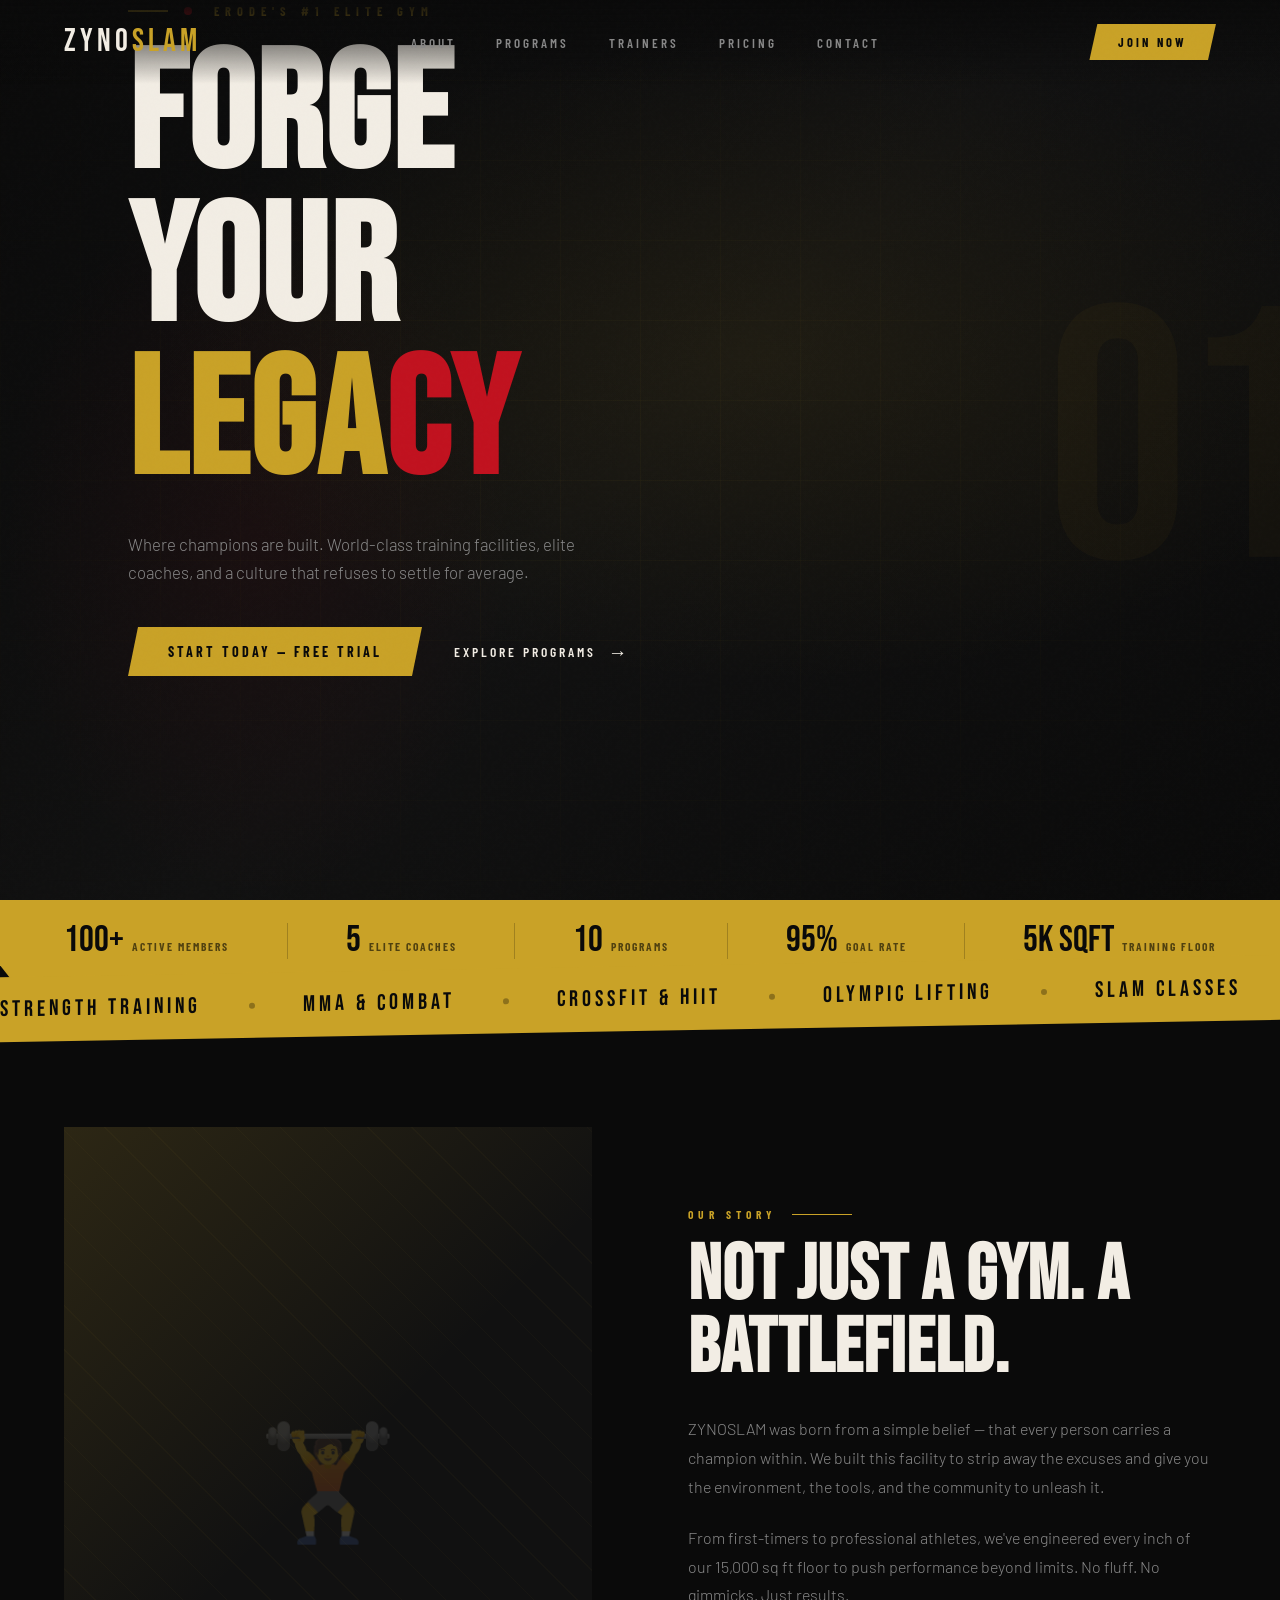
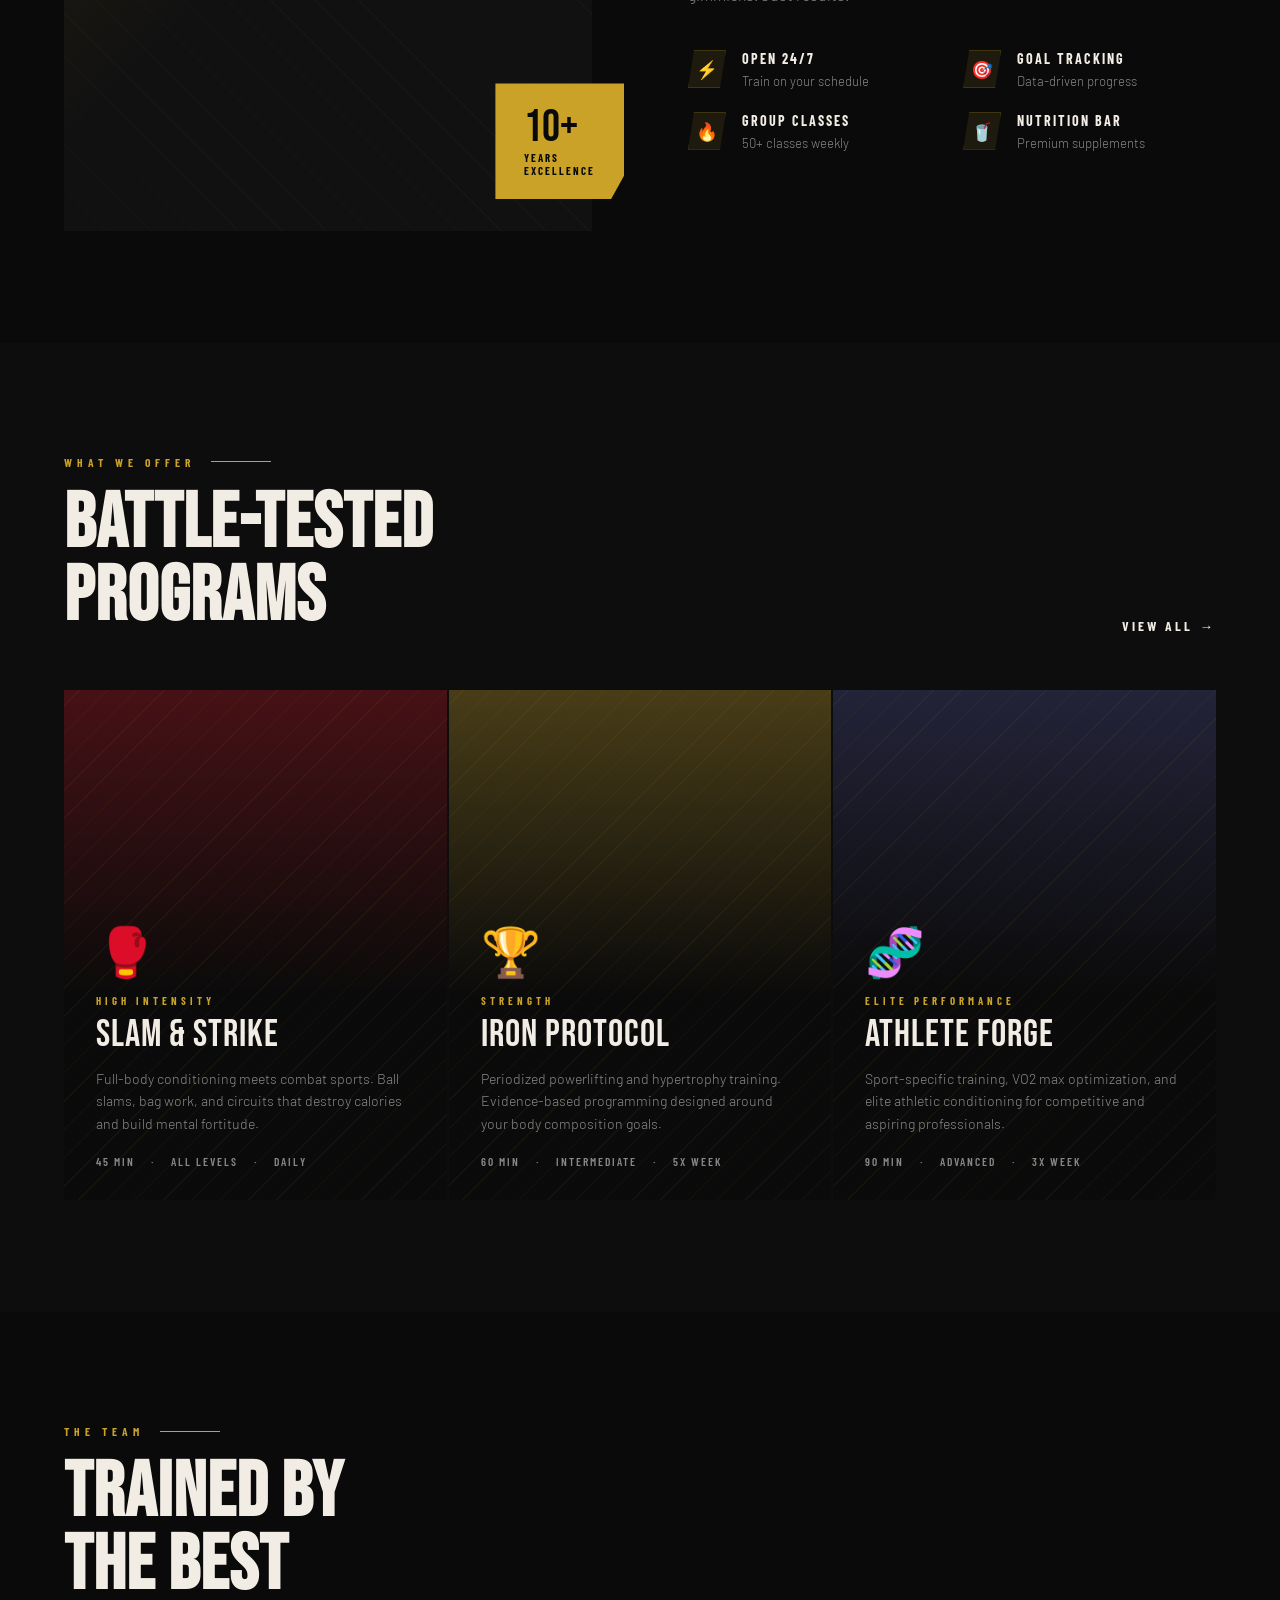
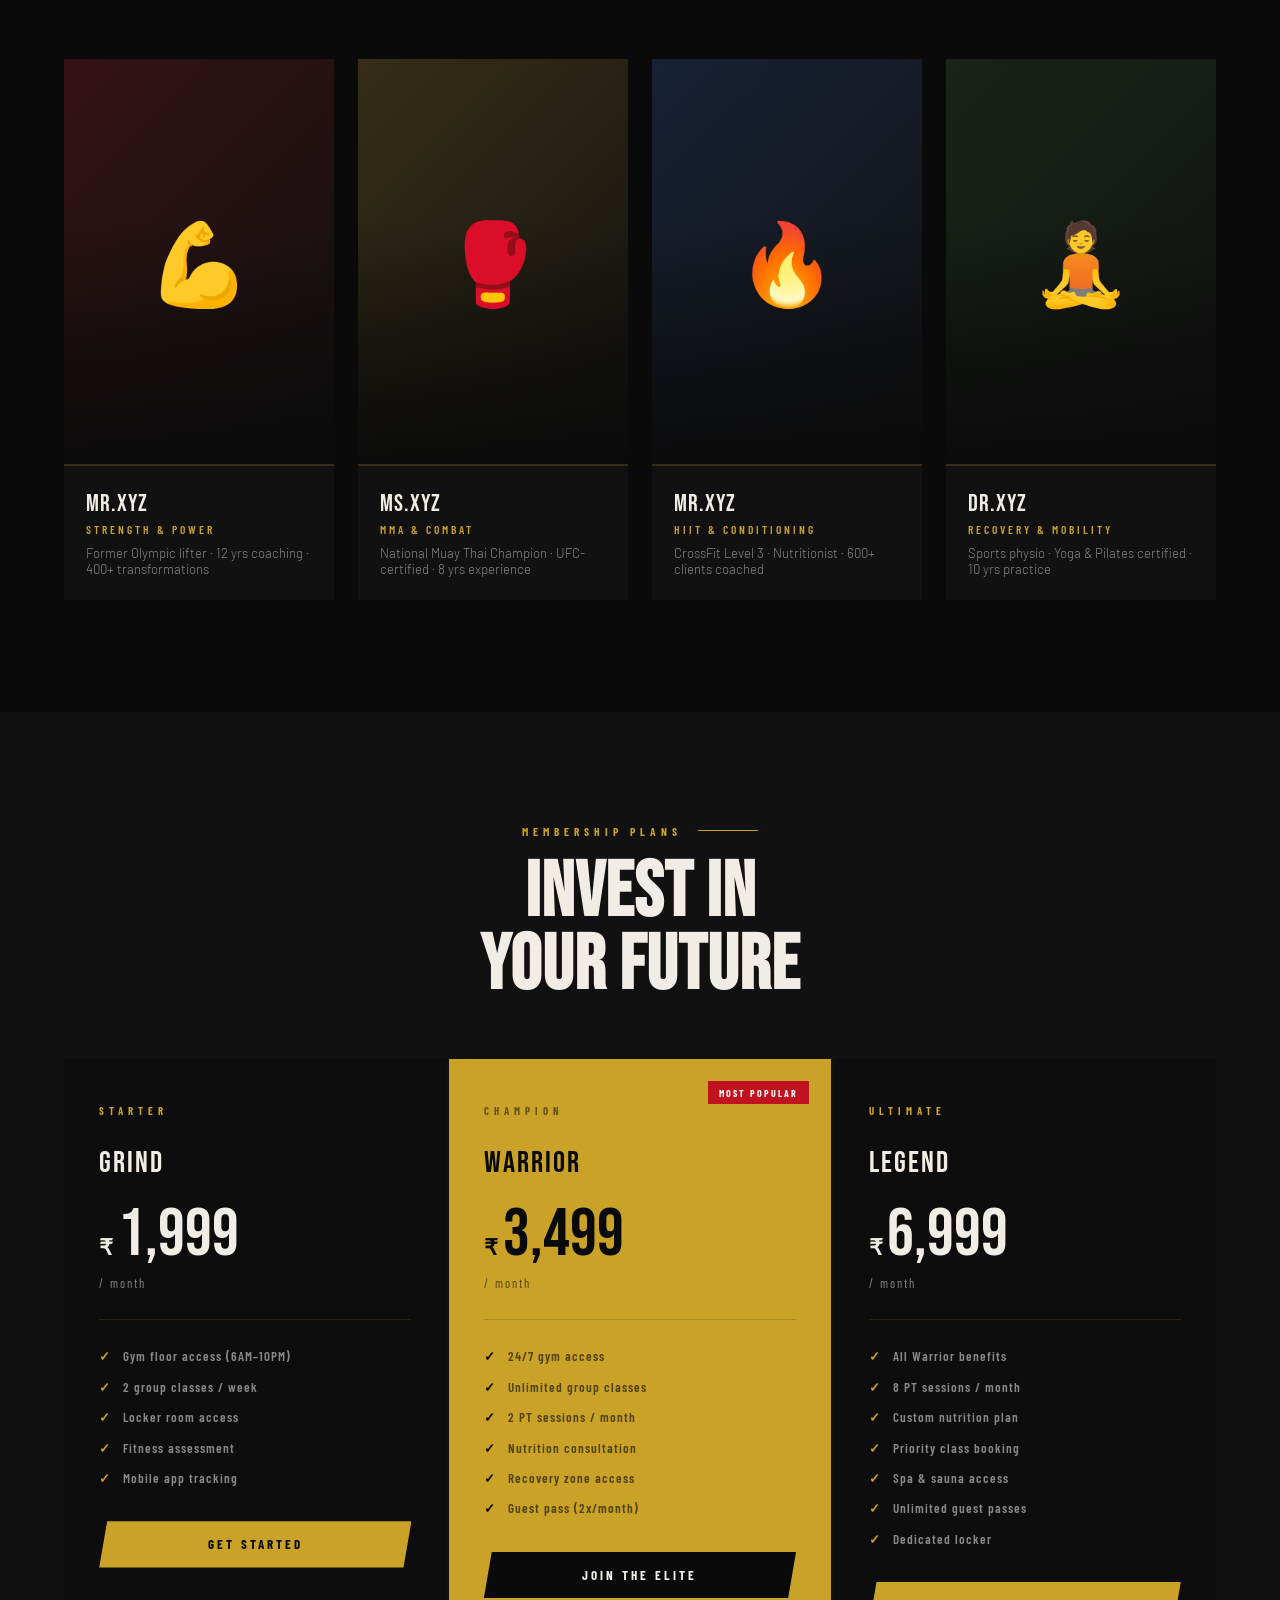
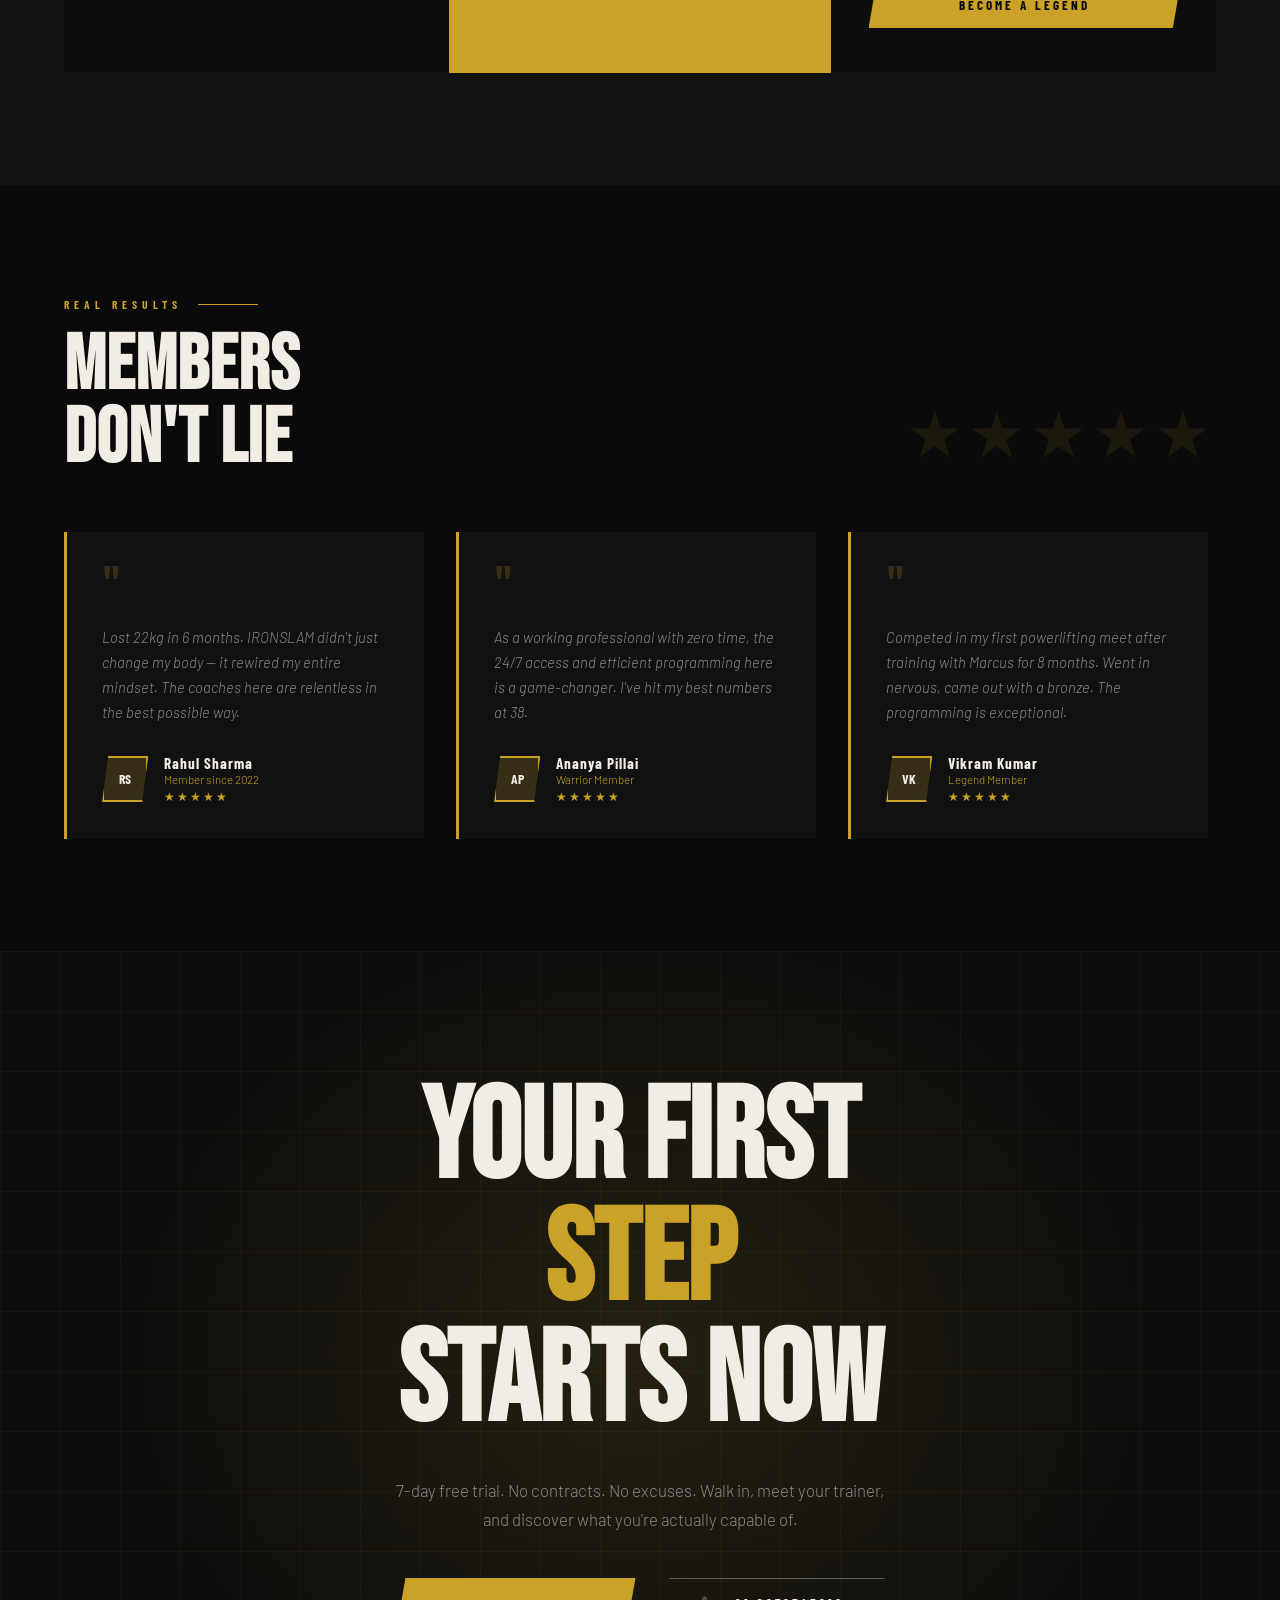
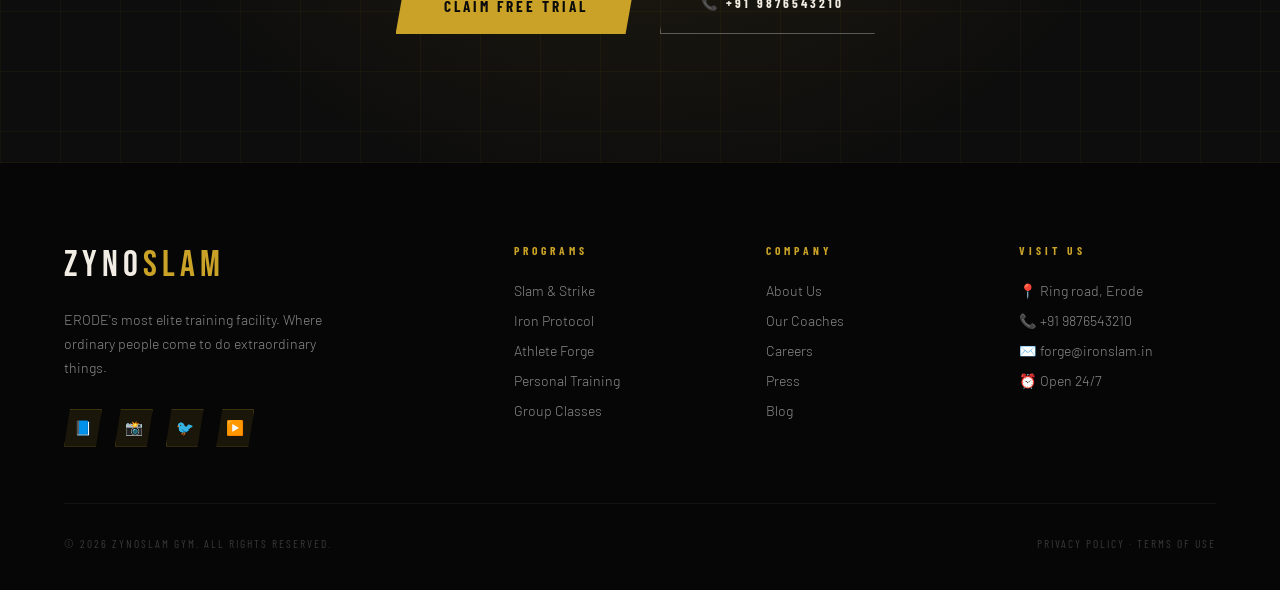
<file: gym.html>
<!DOCTYPE html>
<html lang="en">
<head>
<meta charset="UTF-8">
<meta name="viewport" content="width=device-width, initial-scale=1.0">
<title>zyno — Forge Your Legacy</title>
<link rel="preconnect" href="https://fonts.googleapis.com">
<link href="https://fonts.googleapis.com/css2?family=Bebas+Neue&family=Barlow+Condensed:wght@300;400;600;700;900&family=Barlow:wght@300;400;500&display=swap" rel="stylesheet">
<style>
  :root {
    --black: #0a0a0a;
    --dark: #111111;
    --darker: #0d0d0d;
    --gold: #c9a227;
    --gold-light: #e8bb3a;
    --white: #f2ede4;
    --grey: #888888;
    --red: #c1121f;
  }
  *, *::before, *::after { box-sizing: border-box; margin: 0; padding: 0; }
  html { scroll-behavior: smooth; }
  body { background: var(--black); color: var(--white); font-family: 'Barlow', sans-serif; overflow-x: hidden; }
  body::before {
    content: ''; position: fixed; inset: 0; pointer-events: none; z-index: 9999; opacity: 0.35;
    background-image: url("data:image/svg+xml,%3Csvg viewBox='0 0 256 256' xmlns='http://www.w3.org/2000/svg'%3E%3Cfilter id='n'%3E%3CfeTurbulence type='fractalNoise' baseFrequency='0.9' numOctaves='4' stitchTiles='stitch'/%3E%3C/filter%3E%3Crect width='100%25' height='100%25' filter='url(%23n)' opacity='0.04'/%3E%3C/svg%3E");
  }

  /* ══ NAV ══ */
  nav {
    position: fixed; top: 0; left: 0; right: 0; z-index: 200;
    display: flex; align-items: center; justify-content: space-between;
    padding: 1.4rem 4rem;
    background: linear-gradient(to bottom, rgba(10,10,10,0.97) 0%, transparent 100%);
    transition: background 0.3s, backdrop-filter 0.3s;
  }
  nav.scrolled { background: rgba(10,10,10,0.98); backdrop-filter: blur(12px); }

  .logo { font-family: 'Bebas Neue', sans-serif; font-size: 2rem; letter-spacing: 4px; color: var(--white); text-decoration: none; position: relative; z-index: 201; }
  .logo span { color: var(--gold); }

  .nav-links { display: flex; gap: 2.5rem; list-style: none; }
  .nav-links a { font-family: 'Barlow Condensed', sans-serif; font-size: 0.82rem; font-weight: 600; letter-spacing: 3px; text-transform: uppercase; color: var(--grey); text-decoration: none; transition: color 0.2s; }
  .nav-links a:hover { color: var(--gold); }

  .nav-cta { font-family: 'Barlow Condensed', sans-serif; font-size: 0.78rem; font-weight: 700; letter-spacing: 3px; text-transform: uppercase; color: var(--black); background: var(--gold); padding: 0.7rem 1.8rem; text-decoration: none; transition: background 0.2s; clip-path: polygon(8px 0%,100% 0%,calc(100% - 8px) 100%,0% 100%); }
  .nav-cta:hover { background: var(--gold-light); }

  /* Hamburger */
  .hamburger { display: none; flex-direction: column; gap: 5px; cursor: pointer; background: none; border: none; padding: 4px; z-index: 201; position: relative; }
  .hamburger span { display: block; width: 26px; height: 2px; background: var(--white); transition: transform 0.3s, opacity 0.3s, background 0.3s; transform-origin: center; }
  .hamburger.open span:nth-child(1) { transform: translateY(7px) rotate(45deg); background: var(--gold); }
  .hamburger.open span:nth-child(2) { opacity: 0; }
  .hamburger.open span:nth-child(3) { transform: translateY(-7px) rotate(-45deg); background: var(--gold); }

  /* Mobile overlay menu */
  .mobile-menu {
    display: none; position: fixed; inset: 0; z-index: 199;
    background: rgba(10,10,10,0.99);
    flex-direction: column; align-items: center; justify-content: center;
    gap: 2rem; opacity: 0; pointer-events: none; transition: opacity 0.3s;
  }
  .mobile-menu.open { opacity: 1; pointer-events: all; }
  .mobile-menu a { font-family: 'Bebas Neue', sans-serif; font-size: clamp(2.2rem,8vw,3.2rem); letter-spacing: 4px; color: var(--white); text-decoration: none; transition: color 0.2s; }
  .mobile-menu a:hover { color: var(--gold); }
  .mobile-menu .m-cta { font-family: 'Barlow Condensed', sans-serif !important; font-size: 1rem !important; font-weight: 700; letter-spacing: 3px; text-transform: uppercase; color: var(--black) !important; background: var(--gold); padding: 1rem 3rem; clip-path: polygon(10px 0%,100% 0%,calc(100% - 10px) 100%,0% 100%); margin-top: 1rem; }

  /* ══ HERO ══ */
  .hero { position: relative; height: 100vh; min-height: 600px; display: flex; align-items: flex-end; overflow: hidden; background: var(--black); }
  .hero-bg { position: absolute; inset: 0; background: radial-gradient(ellipse 80% 60% at 60% 40%, rgba(201,162,39,0.08) 0%, transparent 60%), radial-gradient(ellipse 40% 80% at 20% 60%, rgba(193,18,31,0.06) 0%, transparent 50%), linear-gradient(135deg,#0a0a0a 0%,#111 50%,#0a0a0a 100%); }
  .hero-grid { position: absolute; inset: 0; background-image: linear-gradient(rgba(201,162,39,0.04) 1px,transparent 1px), linear-gradient(90deg,rgba(201,162,39,0.04) 1px,transparent 1px); background-size: 80px 80px; mask-image: radial-gradient(ellipse 70% 70% at 50% 50%,black 0%,transparent 100%); }
  .hero-number { position: absolute; top: 50%; right: -2rem; transform: translateY(-50%); font-family: 'Bebas Neue', sans-serif; font-size: clamp(12rem,28vw,40rem); color: rgba(201,162,39,0.04); line-height: 1; user-select: none; letter-spacing: -10px; pointer-events: none; }
  .hero-content { position: relative; z-index: 2; padding: 0 4rem 7rem; max-width: 900px; width: 100%; }
  .hero-eyebrow { font-family: 'Barlow Condensed', sans-serif; font-size: 0.78rem; font-weight: 700; letter-spacing: 6px; text-transform: uppercase; color: var(--gold); margin-bottom: 1.5rem; display: flex; align-items: center; gap: 1rem; animation: fadeUp 0.8s ease forwards; }
  .hero-eyebrow::before { content: ''; display: block; width: 40px; height: 2px; background: var(--gold); }
  .hero-title { font-family: 'Bebas Neue', sans-serif; font-size: clamp(4rem,13vw,11rem); line-height: 0.92; letter-spacing: 2px; color: var(--white); animation: fadeUp 0.8s 0.1s ease both; }
  .hero-title .accent { color: var(--gold); }
  .hero-title .red { color: var(--red); }
  .hero-sub { font-size: 1.05rem; font-weight: 300; color: var(--grey); max-width: 500px; line-height: 1.7; margin-top: 1.8rem; animation: fadeUp 0.8s 0.2s ease both; }
  .hero-actions { display: flex; align-items: center; gap: 2rem; margin-top: 2.5rem; flex-wrap: wrap; animation: fadeUp 0.8s 0.3s ease both; }

  .btn-primary { font-family: 'Barlow Condensed', sans-serif; font-size: 0.88rem; font-weight: 700; letter-spacing: 3px; text-transform: uppercase; color: var(--black); background: var(--gold); padding: 1rem 2.5rem; text-decoration: none; display: inline-block; clip-path: polygon(10px 0%,100% 0%,calc(100% - 10px) 100%,0% 100%); transition: all 0.2s; }
  .btn-primary:hover { background: var(--gold-light); transform: translateY(-2px); }
  .btn-ghost { font-family: 'Barlow Condensed', sans-serif; font-size: 0.85rem; font-weight: 600; letter-spacing: 3px; text-transform: uppercase; color: var(--white); text-decoration: none; display: flex; align-items: center; gap: 0.75rem; transition: color 0.2s; }
  .btn-ghost:hover { color: var(--gold); }
  .btn-ghost::after { content: '→'; font-size: 1.2rem; transition: transform 0.2s; }
  .btn-ghost:hover::after { transform: translateX(4px); }

  .hero-scroll { position: absolute; bottom: 2.5rem; right: 4rem; display: flex; flex-direction: column; align-items: center; gap: 0.5rem; animation: fadeUp 1s 0.5s ease both; }
  .hero-scroll span { font-family: 'Barlow Condensed', sans-serif; font-size: 0.68rem; letter-spacing: 4px; text-transform: uppercase; color: var(--grey); writing-mode: vertical-rl; transform: rotate(180deg); }
  .scroll-line { width: 1px; height: 55px; background: linear-gradient(to bottom, var(--gold), transparent); animation: scrollLine 1.5s ease-in-out infinite; }

  /* ══ STATS BAR ══ */
  .stats-bar { background: var(--gold); padding: 1.4rem 4rem; display: flex; justify-content: space-between; align-items: center; flex-wrap: wrap; gap: 1rem; clip-path: polygon(0 0,100% 0,100% 80%,99% 100%,1% 100%,0 80%); }
  .stat-item { display: flex; align-items: baseline; gap: 0.5rem; }
  .stat-number { font-family: 'Bebas Neue', sans-serif; font-size: 2.3rem; color: var(--black); line-height: 1; }
  .stat-label { font-family: 'Barlow Condensed', sans-serif; font-size: 0.72rem; font-weight: 700; letter-spacing: 2px; text-transform: uppercase; color: rgba(0,0,0,0.6); }
  .stat-divider { width: 1px; height: 36px; background: rgba(0,0,0,0.2); }

  /* ══ MARQUEE ══ */
  .marquee-section { background: var(--gold); padding: 1.2rem 0; overflow: hidden; transform: skewY(-1deg); margin: -1rem 0; }
  .marquee-track { display: flex; gap: 3rem; animation: scrollMarquee 20s linear infinite; width: max-content; }
  .marquee-item { font-family: 'Bebas Neue', sans-serif; font-size: 1.4rem; letter-spacing: 4px; color: var(--black); white-space: nowrap; display: flex; align-items: center; gap: 3rem; }
  .marquee-dot { width: 6px; height: 6px; background: rgba(0,0,0,0.3); border-radius: 50%; }

  /* ══ SECTION BASE ══ */
  section { padding: 7rem 4rem; }
  .section-label { font-family: 'Barlow Condensed', sans-serif; font-size: 0.72rem; font-weight: 700; letter-spacing: 5px; text-transform: uppercase; color: var(--gold); margin-bottom: 1.2rem; display: flex; align-items: center; gap: 1rem; }
  .section-label::after { content: ''; display: block; flex: 1; max-width: 60px; height: 1px; background: var(--gold); }
  .section-title { font-family: 'Bebas Neue', sans-serif; font-size: clamp(2.8rem,6vw,5.5rem); line-height: 0.95; letter-spacing: 1px; }

  /* ══ ABOUT ══ */
  .about { display: grid; grid-template-columns: 1fr 1fr; gap: 6rem; align-items: center; }
  .about-visual { position: relative; aspect-ratio: 3/4; background: var(--dark); }
  .about-visual-inner { position: absolute; inset: 0; background: linear-gradient(135deg,rgba(201,162,39,0.15) 0%,transparent 50%), repeating-linear-gradient(45deg,transparent,transparent 30px,rgba(201,162,39,0.03) 30px,rgba(201,162,39,0.03) 31px); display: flex; align-items: center; justify-content: center; }
  .about-icon { font-size: 7rem; opacity: 0.18; }
  .about-badge { position: absolute; bottom: 2rem; right: -2rem; background: var(--gold); color: var(--black); padding: 1.4rem 1.8rem; clip-path: polygon(0 0,100% 0,100% 80%,90% 100%,0% 100%); }
  .about-badge-num { font-family: 'Bebas Neue', sans-serif; font-size: 2.8rem; line-height: 1; }
  .about-badge-text { font-family: 'Barlow Condensed', sans-serif; font-size: 0.68rem; font-weight: 700; letter-spacing: 2px; text-transform: uppercase; }
  .about-content .section-title { margin-bottom: 1.8rem; }
  .about-content p { color: var(--grey); line-height: 1.8; margin-bottom: 1.4rem; font-weight: 300; font-size: 1rem; }
  .about-features { display: grid; grid-template-columns: 1fr 1fr; gap: 1.4rem; margin-top: 2.5rem; }
  .feature-item { display: flex; gap: 1rem; align-items: flex-start; }
  .feature-icon { width: 38px; height: 38px; background: rgba(201,162,39,0.1); border: 1px solid rgba(201,162,39,0.2); display: flex; align-items: center; justify-content: center; font-size: 1.1rem; flex-shrink: 0; clip-path: polygon(6px 0%,100% 0%,calc(100% - 6px) 100%,0% 100%); }
  .feature-text strong { font-family: 'Barlow Condensed', sans-serif; font-size: 0.88rem; font-weight: 700; letter-spacing: 2px; text-transform: uppercase; display: block; margin-bottom: 0.2rem; }
  .feature-text small { color: var(--grey); font-size: 0.82rem; font-weight: 300; }

  /* ══ PROGRAMS ══ */
  .programs-section { background: var(--darker); }
  .programs-header { display: flex; justify-content: space-between; align-items: flex-end; margin-bottom: 3.5rem; gap: 1rem; flex-wrap: wrap; }
  .programs-grid { display: grid; grid-template-columns: repeat(3,1fr); gap: 2px; }
  .program-card { background: var(--dark); position: relative; overflow: hidden; aspect-ratio: 3/4; cursor: pointer; transition: transform 0.3s; }
  .program-card:hover { transform: scale(1.02); z-index: 2; }
  .program-card-bg { position: absolute; inset: 0; }
  .program-card:nth-child(1) .program-card-bg { background: linear-gradient(180deg,rgba(193,18,31,0.3) 0%,rgba(10,10,10,0.92) 60%); }
  .program-card:nth-child(2) .program-card-bg { background: linear-gradient(180deg,rgba(201,162,39,0.3) 0%,rgba(10,10,10,0.92) 60%); }
  .program-card:nth-child(3) .program-card-bg { background: linear-gradient(180deg,rgba(100,100,200,0.22) 0%,rgba(10,10,10,0.92) 60%); }
  .program-bg-pattern { position: absolute; inset: 0; opacity: 0.06; background: repeating-linear-gradient(-45deg,var(--gold),var(--gold) 1px,transparent 1px,transparent 20px); }
  .program-content { position: absolute; bottom: 0; left: 0; right: 0; padding: 2rem; }
  .program-icon { font-size: 3rem; margin-bottom: 0.8rem; display: block; }
  .program-tag { font-family: 'Barlow Condensed', sans-serif; font-size: 0.68rem; font-weight: 700; letter-spacing: 4px; text-transform: uppercase; color: var(--gold); margin-bottom: 0.6rem; }
  .program-name { font-family: 'Bebas Neue', sans-serif; font-size: 2.4rem; letter-spacing: 1px; line-height: 1; margin-bottom: 0.8rem; }
  .program-desc { font-size: 0.88rem; color: var(--grey); font-weight: 300; line-height: 1.6; margin-bottom: 1.2rem; }
  .program-meta { display: flex; gap: 1rem; font-family: 'Barlow Condensed', sans-serif; font-size: 0.72rem; font-weight: 600; letter-spacing: 2px; text-transform: uppercase; color: var(--grey); flex-wrap: wrap; }

  /* ══ TRAINERS ══ */
  .trainers-grid { display: grid; grid-template-columns: repeat(4,1fr); gap: 1.5rem; margin-top: 3.5rem; }
  .trainer-card { position: relative; overflow: hidden; background: var(--dark); cursor: pointer; }
  .trainer-img { width: 100%; aspect-ratio: 2/3; background: var(--dark); display: flex; align-items: center; justify-content: center; font-size: 5rem; position: relative; overflow: hidden; transition: transform 0.4s; }
  .trainer-card:hover .trainer-img { transform: scale(1.05); }
  .trainer-img-bg { position: absolute; inset: 0; background: linear-gradient(to bottom,transparent 40%,rgba(10,10,10,0.95) 100%); }
  .trainer-bg-color { position: absolute; inset: 0; }
  .trainer-card:nth-child(1) .trainer-bg-color { background: linear-gradient(135deg,rgba(193,18,31,0.2),transparent); }
  .trainer-card:nth-child(2) .trainer-bg-color { background: linear-gradient(135deg,rgba(201,162,39,0.2),transparent); }
  .trainer-card:nth-child(3) .trainer-bg-color { background: linear-gradient(135deg,rgba(50,100,200,0.2),transparent); }
  .trainer-card:nth-child(4) .trainer-bg-color { background: linear-gradient(135deg,rgba(100,200,100,0.1),transparent); }
  .trainer-info { padding: 1.4rem; background: var(--dark); border-top: 2px solid rgba(201,162,39,0.2); transition: border-color 0.3s; }
  .trainer-card:hover .trainer-info { border-color: var(--gold); }
  .trainer-name { font-family: 'Bebas Neue', sans-serif; font-size: 1.5rem; letter-spacing: 1px; }
  .trainer-spec { font-family: 'Barlow Condensed', sans-serif; font-size: 0.72rem; font-weight: 600; letter-spacing: 3px; text-transform: uppercase; color: var(--gold); margin-top: 0.25rem; }
  .trainer-exp { font-size: 0.82rem; color: var(--grey); margin-top: 0.6rem; font-weight: 300; }

  /* ══ PRICING ══ */
  .pricing-section { background: var(--dark); }
  .pricing-grid { display: grid; grid-template-columns: repeat(3,1fr); gap: 2px; margin-top: 3.5rem; }
  .price-card { background: var(--darker); padding: 2.8rem 2.2rem; position: relative; overflow: hidden; transition: transform 0.3s; }
  .price-card:hover { transform: translateY(-8px); }
  .price-card.featured { background: var(--gold); color: var(--black); }
  .price-card.featured .price-period, .price-card.featured .price-feature { color: rgba(0,0,0,0.6); }
  .price-card-label { font-family: 'Barlow Condensed', sans-serif; font-size: 0.68rem; font-weight: 700; letter-spacing: 5px; text-transform: uppercase; color: var(--gold); margin-bottom: 1.8rem; }
  .price-card.featured .price-card-label { color: rgba(0,0,0,0.5); }
  .price-badge { position: absolute; top: 1.4rem; right: 1.4rem; background: var(--red); color: white; font-family: 'Barlow Condensed', sans-serif; font-size: 0.62rem; font-weight: 700; letter-spacing: 2px; text-transform: uppercase; padding: 0.35rem 0.7rem; }
  .price-name { font-family: 'Bebas Neue', sans-serif; font-size: 1.9rem; letter-spacing: 2px; margin-bottom: 1.3rem; }
  .price-amount { display: flex; align-items: baseline; gap: 0.3rem; margin-bottom: 0.4rem; }
  .price-currency { font-family: 'Barlow Condensed', sans-serif; font-size: 1.4rem; font-weight: 700; }
  .price-number { font-family: 'Bebas Neue', sans-serif; font-size: 4.2rem; line-height: 1; }
  .price-period { font-family: 'Barlow Condensed', sans-serif; font-size: 0.78rem; letter-spacing: 2px; color: var(--grey); }
  .price-divider { height: 1px; background: rgba(201,162,39,0.15); margin: 1.8rem 0; }
  .price-card.featured .price-divider { background: rgba(0,0,0,0.15); }
  .price-features { list-style: none; display: flex; flex-direction: column; gap: 0.9rem; margin-bottom: 2.2rem; }
  .price-feature { font-family: 'Barlow Condensed', sans-serif; font-size: 0.82rem; font-weight: 600; letter-spacing: 1px; color: var(--grey); display: flex; align-items: center; gap: 0.75rem; }
  .price-feature::before { content: '✓'; color: var(--gold); font-weight: 700; }
  .price-card.featured .price-feature::before { color: var(--black); }
  .price-cta { display: block; text-align: center; font-family: 'Barlow Condensed', sans-serif; font-size: 0.82rem; font-weight: 700; letter-spacing: 3px; text-transform: uppercase; text-decoration: none; padding: 0.95rem; background: var(--gold); color: var(--black); clip-path: polygon(8px 0%,100% 0%,calc(100% - 8px) 100%,0% 100%); transition: all 0.2s; }
  .price-card.featured .price-cta { background: var(--black); color: var(--white); }
  .price-cta:hover { opacity: 0.9; }

  /* ══ TESTIMONIALS ══ */
  .testimonials { background: var(--black); overflow: hidden; }
  .testimonials-title-row { display: flex; justify-content: space-between; align-items: flex-end; margin-bottom: 3.5rem; gap: 1rem; flex-wrap: wrap; }
  .testimonials-track { display: flex; gap: 2rem; animation: scrollTrack 30s linear infinite; width: max-content; }
  .testimonials-track:hover { animation-play-state: paused; }
  .testimonial-card { width: 360px; background: var(--dark); padding: 2.2rem; border-left: 3px solid var(--gold); flex-shrink: 0; }
  .testimonial-quote { font-size: 3.5rem; color: rgba(201,162,39,0.2); font-family: 'Bebas Neue', sans-serif; line-height: 0.8; margin-bottom: 0.8rem; }
  .testimonial-text { font-size: 0.92rem; line-height: 1.7; color: var(--grey); font-weight: 300; margin-bottom: 1.8rem; font-style: italic; }
  .testimonial-author { display: flex; align-items: center; gap: 1rem; }
  .author-avatar { width: 46px; height: 46px; background: rgba(201,162,39,0.2); border: 2px solid var(--gold); display: flex; align-items: center; justify-content: center; flex-shrink: 0; font-family: 'Barlow Condensed', sans-serif; font-weight: 700; font-size: 0.85rem; clip-path: polygon(6px 0%,100% 0%,calc(100% - 6px) 100%,0% 100%); }
  .author-name { font-family: 'Barlow Condensed', sans-serif; font-weight: 700; font-size: 0.95rem; letter-spacing: 1px; }
  .author-tag { font-size: 0.72rem; color: var(--gold); font-weight: 300; }
  .stars { color: var(--gold); font-size: 0.72rem; letter-spacing: 2px; margin-top: 0.2rem; }

  /* ══ CTA BANNER ══ */
  .cta-banner { position: relative; padding: 8rem 4rem; overflow: hidden; text-align: center; background: var(--darker); }
  .cta-banner-bg { position: absolute; inset: 0; background: radial-gradient(ellipse 60% 80% at 50% 50%,rgba(201,162,39,0.12) 0%,transparent 70%); }
  .cta-banner-grid { position: absolute; inset: 0; background-image: linear-gradient(rgba(201,162,39,0.05) 1px,transparent 1px), linear-gradient(90deg,rgba(201,162,39,0.05) 1px,transparent 1px); background-size: 60px 60px; }
  .cta-title { font-family: 'Bebas Neue', sans-serif; font-size: clamp(3.5rem,10vw,9rem); line-height: 0.95; position: relative; z-index: 2; margin-bottom: 2rem; }
  .cta-title .line2 { color: var(--gold); }
  .cta-sub { font-size: 1.05rem; color: var(--grey); font-weight: 300; max-width: 500px; margin: 0 auto 2.8rem; position: relative; z-index: 2; line-height: 1.7; }
  .cta-actions { display: flex; justify-content: center; gap: 1.5rem; position: relative; z-index: 2; flex-wrap: wrap; }
  .btn-outline { font-family: 'Barlow Condensed', sans-serif; font-size: 0.82rem; font-weight: 700; letter-spacing: 3px; text-transform: uppercase; color: var(--white); border: 1px solid rgba(255,255,255,0.3); padding: 1rem 2.5rem; text-decoration: none; clip-path: polygon(10px 0%,100% 0%,calc(100% - 10px) 100%,0% 100%); transition: all 0.2s; }
  .btn-outline:hover { border-color: var(--white); background: rgba(255,255,255,0.05); }

  /* ══ FOOTER ══ */
  footer { background: #060606; padding: 5rem 4rem 2.5rem; border-top: 1px solid rgba(201,162,39,0.1); }
  .footer-grid { display: grid; grid-template-columns: 2fr 1fr 1fr 1fr; gap: 3.5rem; margin-bottom: 3.5rem; }
  .footer-logo { font-family: 'Bebas Neue', sans-serif; font-size: 2.3rem; letter-spacing: 5px; margin-bottom: 1.3rem; }
  .footer-logo span { color: var(--gold); }
  .footer-tagline { font-size: 0.88rem; color: var(--grey); line-height: 1.7; font-weight: 300; max-width: 280px; }
  .footer-socials { display: flex; gap: 0.8rem; margin-top: 1.8rem; }
  .social-btn { width: 38px; height: 38px; background: rgba(201,162,39,0.1); border: 1px solid rgba(201,162,39,0.2); display: flex; align-items: center; justify-content: center; font-size: 0.9rem; text-decoration: none; transition: all 0.2s; clip-path: polygon(6px 0%,100% 0%,calc(100% - 6px) 100%,0% 100%); }
  .social-btn:hover { background: var(--gold); border-color: var(--gold); }
  .footer-col h4 { font-family: 'Barlow Condensed', sans-serif; font-size: 0.72rem; font-weight: 700; letter-spacing: 4px; text-transform: uppercase; color: var(--gold); margin-bottom: 1.4rem; }
  .footer-links { list-style: none; display: flex; flex-direction: column; gap: 0.7rem; }
  .footer-links a { font-size: 0.88rem; color: var(--grey); text-decoration: none; font-weight: 300; transition: color 0.2s; }
  .footer-links a:hover { color: var(--gold); }
  .footer-bottom { display: flex; justify-content: space-between; align-items: center; padding-top: 2rem; border-top: 1px solid rgba(255,255,255,0.05); font-family: 'Barlow Condensed', sans-serif; font-size: 0.72rem; letter-spacing: 2px; color: rgba(255,255,255,0.2); flex-wrap: wrap; gap: 0.5rem; }

  /* ══ ANIMATIONS ══ */
  @keyframes fadeUp { from { opacity:0; transform:translateY(30px); } to { opacity:1; transform:translateY(0); } }
  @keyframes scrollLine { 0%,100% { opacity:0; transform:scaleY(0); transform-origin:top; } 50% { opacity:1; transform:scaleY(1); } }
  @keyframes scrollTrack { from { transform:translateX(0); } to { transform:translateX(-50%); } }
  @keyframes scrollMarquee { from { transform:translateX(0); } to { transform:translateX(-50%); } }
  @keyframes pulse { 0%,100% { opacity:1; } 50% { opacity:0.4; } }

  .live-dot { display:inline-block; width:8px; height:8px; background:var(--red); border-radius:50%; animation:pulse 1.5s ease-in-out infinite; margin-right:0.4rem; }
  .reveal { opacity:0; transform:translateY(40px); transition:opacity 0.7s ease,transform 0.7s ease; }
  .reveal.visible { opacity:1; transform:translateY(0); }
  .reveal-delay-1 { transition-delay:0.1s; }
  .reveal-delay-2 { transition-delay:0.2s; }
  .reveal-delay-3 { transition-delay:0.3s; }

  /* ══════════════════════════════════════
     RESPONSIVE BREAKPOINTS
  ══════════════════════════════════════ */

  /* ── Tablet ≤1024px ── */
  @media (max-width:1024px) {
    nav { padding:1.3rem 2.5rem; }
    .nav-links { gap:1.8rem; }
    section { padding:6rem 2.5rem; }
    .hero-content { padding:0 2.5rem 6rem; }
    .hero-scroll { right:2.5rem; }
    .stats-bar { padding:1.2rem 2.5rem; }
    .stat-divider { display:none; }
    .about { gap:3.5rem; }
    .about-badge { right:-1rem; }
    .trainers-grid { grid-template-columns:repeat(2,1fr); }
    .pricing-grid { gap:1rem; }
    .footer-grid { grid-template-columns:1fr 1fr; gap:2.5rem; }
    footer { padding:4rem 2.5rem 2rem; }
    .cta-banner { padding:6rem 2.5rem; }
  }

  /* ── Mobile large ≤768px ── */
  @media (max-width:768px) {
    nav { padding:1.1rem 1.2rem; }
    .nav-links,.nav-cta { display:none; }
    .hamburger { display:flex; }
    .mobile-menu { display:flex; }

    .hero { min-height:100svh; align-items:center; }
    .hero-content { padding:5rem 1.2rem 2.5rem; max-width:100%; }
    .hero-number { font-size:50vw; right:-0.5rem; }
    .hero-sub { font-size:0.95rem; max-width:100%; }
    .hero-actions { flex-direction:column; align-items:flex-start; gap:1.2rem; margin-top:1.8rem; }
    .hero-scroll { display:none; }

    .stats-bar { padding:1rem 1.2rem; display:grid; grid-template-columns:1fr 1fr; clip-path:none; row-gap:1.2rem; column-gap:0.5rem; }

    .marquee-section { transform:none; margin:0; }

    section { padding:4.5rem 1.2rem; }

    .about { grid-template-columns:1fr; gap:2.5rem; }
    .about-visual { aspect-ratio:4/3; }
    .about-badge { right:0; bottom:-1.5rem; }
    .about-features { grid-template-columns:1fr; }

    .programs-grid { grid-template-columns:1fr; gap:2px; }
    .program-card { aspect-ratio:auto; min-height:300px; }
    .programs-header { flex-direction:column; align-items:flex-start; }

    .trainers-grid { grid-template-columns:1fr 1fr; gap:1rem; margin-top:2.5rem; }
    .trainer-img { font-size:3.5rem; }
    .trainer-name { font-size:1.25rem; }
    .trainer-exp { font-size:0.75rem; }

    .pricing-grid { grid-template-columns:1fr; gap:1.2rem; margin-top:2.5rem; }
    .price-card { padding:2rem 1.6rem; }
    .price-card:hover { transform:none; }
    .price-number { font-size:3.5rem; }

    .testimonials-title-row { flex-direction:column; align-items:flex-start; }
    .testimonials-title-row > div:last-child { display:none; }
    .testimonial-card { width:290px; padding:1.8rem; }

    .cta-banner { padding:5rem 1.2rem; }
    .cta-actions { flex-direction:column; align-items:center; gap:1rem; }
    .btn-primary, .btn-outline { width:100%; max-width:320px; text-align:center; justify-content:center; }

    .footer-grid { grid-template-columns:1fr; gap:2rem; }
    footer { padding:3.5rem 1.2rem 2rem; }
    .footer-tagline { max-width:100%; }
    .footer-bottom { flex-direction:column; text-align:center; gap:0.5rem; }
  }

  /* ── Mobile small ≤480px ── */
  @media (max-width:480px) {
    .logo { font-size:1.6rem; letter-spacing:3px; }
    .hero-title { font-size:clamp(3.2rem,17vw,5rem); }
    .hero-eyebrow { font-size:0.68rem; letter-spacing:4px; }
    .hero-sub { font-size:0.88rem; }
    .btn-primary { font-size:0.78rem; padding:0.85rem 1.8rem; }

    .stat-number { font-size:1.7rem; }
    .stat-label { font-size:0.6rem; }

    .section-title { font-size:clamp(2.4rem,10vw,3.5rem); }

    .program-name { font-size:2rem; }
    .program-desc { font-size:0.82rem; }

    .trainers-grid { grid-template-columns:1fr; }
    .trainer-img { aspect-ratio:3/2; }

    .price-number { font-size:3rem; }
    .price-card { padding:1.8rem 1.4rem; }

    .testimonial-card { width:260px; padding:1.5rem; }

    .cta-title { font-size:clamp(2.8rem,13vw,5rem); }

    .mobile-menu a { font-size:2rem; }

    .footer-logo { font-size:2rem; }
    footer { padding:3rem 1.2rem 1.8rem; }
    .footer-grid { gap:1.8rem; }
  }

  /* ── Extra small ≤360px ── */
  @media (max-width:360px) {
    .hero-title { font-size:clamp(2.8rem,18vw,4rem); }
    .stats-bar { grid-template-columns:1fr; }
    .about-features { grid-template-columns:1fr; }
    .testimonial-card { width:240px; }
  }
</style>
</head>
<body>

<!-- NAV -->
<nav id="mainNav">
  <a href="#" class="logo">zyno<span>SLAM</span></a>
  <ul class="nav-links">
    <li><a href="#about">About</a></li>
    <li><a href="#programs">Programs</a></li>
    <li><a href="#trainers">Trainers</a></li>
    <li><a href="#pricing">Pricing</a></li>
    <li><a href="#contact">Contact</a></li>
  </ul>
  <a href="#pricing" class="nav-cta">Join Now</a>
  <button class="hamburger" id="hamburger" aria-label="Toggle menu">
    <span></span><span></span><span></span>
  </button>
</nav>

<!-- Mobile Menu -->
<div class="mobile-menu" id="mobileMenu">
  <a href="#about" class="mob-link">About</a>
  <a href="#programs" class="mob-link">Programs</a>
  <a href="#trainers" class="mob-link">Trainers</a>
  <a href="#pricing" class="mob-link">Pricing</a>
  <a href="#contact" class="mob-link">Contact</a>
  <a href="#pricing" class="mob-link m-cta">Join Now — Free Trial</a>
</div>

<!-- HERO -->
<section class="hero">
  <div class="hero-bg"></div>
  <div class="hero-grid"></div>
  <div class="hero-number">01</div>
  <div class="hero-content">
    <div class="hero-eyebrow"><span class="live-dot"></span>Erode's #1 Elite Gym</div>
    <h1 class="hero-title">FORGE<br>YOUR<br><span class="accent">LEGA</span><span class="red">CY</span></h1>
    <p class="hero-sub">Where champions are built. World-class training facilities, elite coaches, and a culture that refuses to settle for average.</p>
    <div class="hero-actions">
      <a href="#pricing" class="btn-primary">Start Today — Free Trial</a>
      <a href="#programs" class="btn-ghost">Explore Programs</a>
    </div>
  </div>
</section>

<!-- STATS BAR -->
<div class="stats-bar">
  <div class="stat-item"><div class="stat-number">100+</div><div class="stat-label">Active Members</div></div>
  <div class="stat-divider"></div>
  <div class="stat-item"><div class="stat-number">5</div><div class="stat-label">Elite Coaches</div></div>
  <div class="stat-divider"></div>
  <div class="stat-item"><div class="stat-number">10</div><div class="stat-label">Programs</div></div>
  <div class="stat-divider"></div>
  <div class="stat-item"><div class="stat-number">95%</div><div class="stat-label">Goal Rate</div></div>
  <div class="stat-divider"></div>
  <div class="stat-item"><div class="stat-number">5K sqft</div><div class="stat-label">Training Floor</div></div>
</div>

<!-- MARQUEE -->
<div class="marquee-section">
  <div class="marquee-track">
    <div class="marquee-item">Strength Training <span class="marquee-dot"></span></div>
    <div class="marquee-item">MMA & Combat <span class="marquee-dot"></span></div>
    <div class="marquee-item">CrossFit & HIIT <span class="marquee-dot"></span></div>
    <div class="marquee-item">Olympic Lifting <span class="marquee-dot"></span></div>
    <div class="marquee-item">Slam Classes <span class="marquee-dot"></span></div>
    <div class="marquee-item">Personal Training <span class="marquee-dot"></span></div>
    <div class="marquee-item">Nutrition Coaching <span class="marquee-dot"></span></div>
    <div class="marquee-item">Recovery & Spa <span class="marquee-dot"></span></div>
    <div class="marquee-item">Strength Training <span class="marquee-dot"></span></div>
    <div class="marquee-item">MMA & Combat <span class="marquee-dot"></span></div>
    <div class="marquee-item">CrossFit & HIIT <span class="marquee-dot"></span></div>
    <div class="marquee-item">Olympic Lifting <span class="marquee-dot"></span></div>
    <div class="marquee-item">Slam Classes <span class="marquee-dot"></span></div>
    <div class="marquee-item">Personal Training <span class="marquee-dot"></span></div>
    <div class="marquee-item">Nutrition Coaching <span class="marquee-dot"></span></div>
    <div class="marquee-item">Recovery & Spa <span class="marquee-dot"></span></div>
  </div>
</div>

<!-- ABOUT -->
<section id="about">
  <div class="about reveal">
    <div class="about-visual">
      <div class="about-visual-inner"><div class="about-icon">🏋️</div></div>
      <div class="about-badge"><div class="about-badge-num">10+</div><div class="about-badge-text">Years<br>Excellence</div></div>
    </div>
    <div class="about-content">
      <div class="section-label">Our Story</div>
      <h2 class="section-title">NOT JUST A GYM. A BATTLEFIELD.</h2>
      <p>ZYNOSLAM was born from a simple belief — that every person carries a champion within. We built this facility to strip away the excuses and give you the environment, the tools, and the community to unleash it.</p>
      <p>From first-timers to professional athletes, we've engineered every inch of our 15,000 sq ft floor to push performance beyond limits. No fluff. No gimmicks. Just results.</p>
      <div class="about-features">
        <div class="feature-item"><div class="feature-icon">⚡</div><div class="feature-text"><strong>Open 24/7</strong><small>Train on your schedule</small></div></div>
        <div class="feature-item"><div class="feature-icon">🎯</div><div class="feature-text"><strong>Goal Tracking</strong><small>Data-driven progress</small></div></div>
        <div class="feature-item"><div class="feature-icon">🔥</div><div class="feature-text"><strong>Group Classes</strong><small>50+ classes weekly</small></div></div>
        <div class="feature-item"><div class="feature-icon">🥤</div><div class="feature-text"><strong>Nutrition Bar</strong><small>Premium supplements</small></div></div>
      </div>
    </div>
  </div>
</section>

<!-- PROGRAMS -->
<section id="programs" class="programs-section">
  <div class="programs-header reveal">
    <div>
      <div class="section-label">What We Offer</div>
      <h2 class="section-title">BATTLE-TESTED<br>PROGRAMS</h2>
    </div>
    <a href="#" style="font-family:'Barlow Condensed',sans-serif;font-size:0.85rem;font-weight:700;letter-spacing:3px;text-transform:uppercase;color:var(--white);text-decoration:none;">View All →</a>
  </div>
  <div class="programs-grid reveal">
    <div class="program-card">
      <div class="program-card-bg"></div><div class="program-bg-pattern"></div>
      <div class="program-content">
        <span class="program-icon">🥊</span>
        <div class="program-tag">High Intensity</div>
        <div class="program-name">SLAM & STRIKE</div>
        <p class="program-desc">Full-body conditioning meets combat sports. Ball slams, bag work, and circuits that destroy calories and build mental fortitude.</p>
        <div class="program-meta"><span>45 MIN</span><span>·</span><span>All Levels</span><span>·</span><span>Daily</span></div>
      </div>
    </div>
    <div class="program-card">
      <div class="program-card-bg"></div><div class="program-bg-pattern"></div>
      <div class="program-content">
        <span class="program-icon">🏆</span>
        <div class="program-tag">Strength</div>
        <div class="program-name">IRON PROTOCOL</div>
        <p class="program-desc">Periodized powerlifting and hypertrophy training. Evidence-based programming designed around your body composition goals.</p>
        <div class="program-meta"><span>60 MIN</span><span>·</span><span>Intermediate</span><span>·</span><span>5x Week</span></div>
      </div>
    </div>
    <div class="program-card">
      <div class="program-card-bg"></div><div class="program-bg-pattern"></div>
      <div class="program-content">
        <span class="program-icon">🧬</span>
        <div class="program-tag">Elite Performance</div>
        <div class="program-name">ATHLETE FORGE</div>
        <p class="program-desc">Sport-specific training, VO2 max optimization, and elite athletic conditioning for competitive and aspiring professionals.</p>
        <div class="program-meta"><span>90 MIN</span><span>·</span><span>Advanced</span><span>·</span><span>3x Week</span></div>
      </div>
    </div>
  </div>
</section>

<!-- TRAINERS -->
<section id="trainers" style="background:var(--black);">
  <div class="reveal">
    <div class="section-label">The Team</div>
    <h2 class="section-title">TRAINED BY<br>THE BEST</h2>
  </div>
  <div class="trainers-grid">
    <div class="trainer-card reveal reveal-delay-1">
      <div class="trainer-img"><div class="trainer-bg-color"></div><span style="position:relative;z-index:1;">💪</span><div class="trainer-img-bg"></div></div>
      <div class="trainer-info"><div class="trainer-name">Mr.Xyz</div><div class="trainer-spec">Strength & Power</div><div class="trainer-exp">Former Olympic lifter · 12 yrs coaching · 400+ transformations</div></div>
    </div>
    <div class="trainer-card reveal reveal-delay-2">
      <div class="trainer-img"><div class="trainer-bg-color"></div><span style="position:relative;z-index:1;">🥊</span><div class="trainer-img-bg"></div></div>
      <div class="trainer-info"><div class="trainer-name">Ms.Xyz</div><div class="trainer-spec">MMA & Combat</div><div class="trainer-exp">National Muay Thai Champion · UFC-certified · 8 yrs experience</div></div>
    </div>
    <div class="trainer-card reveal reveal-delay-3">
      <div class="trainer-img"><div class="trainer-bg-color"></div><span style="position:relative;z-index:1;">🔥</span><div class="trainer-img-bg"></div></div>
      <div class="trainer-info"><div class="trainer-name">Mr.Xyz</div><div class="trainer-spec">HIIT & Conditioning</div><div class="trainer-exp">CrossFit Level 3 · Nutritionist · 600+ clients coached</div></div>
    </div>
    <div class="trainer-card reveal reveal-delay-3">
      <div class="trainer-img"><div class="trainer-bg-color"></div><span style="position:relative;z-index:1;">🧘</span><div class="trainer-img-bg"></div></div>
      <div class="trainer-info"><div class="trainer-name">Dr.Xyz</div><div class="trainer-spec">Recovery & Mobility</div><div class="trainer-exp">Sports physio · Yoga & Pilates certified · 10 yrs practice</div></div>
    </div>
  </div>
</section>

<!-- PRICING -->
<section id="pricing" class="pricing-section">
  <div class="reveal" style="text-align:center;max-width:600px;margin:0 auto 1rem;">
    <div class="section-label" style="justify-content:center;">Membership Plans</div>
    <h2 class="section-title">INVEST IN<br>YOUR FUTURE</h2>
  </div>
  <div class="pricing-grid reveal">
    <div class="price-card">
      <div class="price-card-label">Starter</div>
      <div class="price-name">GRIND</div>
      <div class="price-amount"><span class="price-currency">₹</span><span class="price-number">1,999</span></div>
      <div class="price-period">/ month</div>
      <div class="price-divider"></div>
      <ul class="price-features">
        <li class="price-feature">Gym floor access (6AM–10PM)</li>
        <li class="price-feature">2 group classes / week</li>
        <li class="price-feature">Locker room access</li>
        <li class="price-feature">Fitness assessment</li>
        <li class="price-feature">Mobile app tracking</li>
      </ul>
      <a href="#" class="price-cta">Get Started</a>
    </div>
    <div class="price-card featured">
      <div class="price-badge">Most Popular</div>
      <div class="price-card-label">Champion</div>
      <div class="price-name">WARRIOR</div>
      <div class="price-amount"><span class="price-currency">₹</span><span class="price-number">3,499</span></div>
      <div class="price-period">/ month</div>
      <div class="price-divider"></div>
      <ul class="price-features">
        <li class="price-feature">24/7 gym access</li>
        <li class="price-feature">Unlimited group classes</li>
        <li class="price-feature">2 PT sessions / month</li>
        <li class="price-feature">Nutrition consultation</li>
        <li class="price-feature">Recovery zone access</li>
        <li class="price-feature">Guest pass (2x/month)</li>
      </ul>
      <a href="#" class="price-cta">Join the Elite</a>
    </div>
    <div class="price-card">
      <div class="price-card-label">Ultimate</div>
      <div class="price-name">LEGEND</div>
      <div class="price-amount"><span class="price-currency">₹</span><span class="price-number">6,999</span></div>
      <div class="price-period">/ month</div>
      <div class="price-divider"></div>
      <ul class="price-features">
        <li class="price-feature">All Warrior benefits</li>
        <li class="price-feature">8 PT sessions / month</li>
        <li class="price-feature">Custom nutrition plan</li>
        <li class="price-feature">Priority class booking</li>
        <li class="price-feature">Spa & sauna access</li>
        <li class="price-feature">Unlimited guest passes</li>
        <li class="price-feature">Dedicated locker</li>
      </ul>
      <a href="#" class="price-cta">Become a Legend</a>
    </div>
  </div>
</section>

<!-- TESTIMONIALS -->
<section class="testimonials">
  <div class="testimonials-title-row reveal">
    <div>
      <div class="section-label">Real Results</div>
      <h2 class="section-title">MEMBERS<br>DON'T LIE</h2>
    </div>
    <div style="font-family:'Bebas Neue';font-size:4rem;color:rgba(201,162,39,0.1);letter-spacing:5px;">★★★★★</div>
  </div>
  <div style="overflow:hidden;">
    <div class="testimonials-track">
      <div class="testimonial-card"><div class="testimonial-quote">"</div><p class="testimonial-text">Lost 22kg in 6 months. IRONSLAM didn't just change my body — it rewired my entire mindset. The coaches here are relentless in the best possible way.</p><div class="testimonial-author"><div class="author-avatar">RS</div><div><div class="author-name">Rahul Sharma</div><div class="author-tag">Member since 2022</div><div class="stars">★★★★★</div></div></div></div>
      <div class="testimonial-card"><div class="testimonial-quote">"</div><p class="testimonial-text">As a working professional with zero time, the 24/7 access and efficient programming here is a game-changer. I've hit my best numbers at 38.</p><div class="testimonial-author"><div class="author-avatar">AP</div><div><div class="author-name">Ananya Pillai</div><div class="author-tag">Warrior Member</div><div class="stars">★★★★★</div></div></div></div>
      <div class="testimonial-card"><div class="testimonial-quote">"</div><p class="testimonial-text">Competed in my first powerlifting meet after training with Marcus for 8 months. Went in nervous, came out with a bronze. The programming is exceptional.</p><div class="testimonial-author"><div class="author-avatar">VK</div><div><div class="author-name">Vikram Kumar</div><div class="author-tag">Legend Member</div><div class="stars">★★★★★</div></div></div></div>
      <div class="testimonial-card"><div class="testimonial-quote">"</div><p class="testimonial-text">The SLAM classes are unlike anything I've tried. It's brutal, fun, and the community keeps you accountable. Haven't missed a session in 3 months.</p><div class="testimonial-author"><div class="author-avatar">DM</div><div><div class="author-name">Deepika Menon</div><div class="author-tag">Grind Member</div><div class="stars">★★★★★</div></div></div></div>
      <!-- Duplicate set for seamless loop -->
      <div class="testimonial-card"><div class="testimonial-quote">"</div><p class="testimonial-text">Lost 22kg in 6 months. IRONSLAM didn't just change my body — it rewired my entire mindset. The coaches here are relentless in the best possible way.</p><div class="testimonial-author"><div class="author-avatar">RS</div><div><div class="author-name">Rahul Sharma</div><div class="author-tag">Member since 2022</div><div class="stars">★★★★★</div></div></div></div>
      <div class="testimonial-card"><div class="testimonial-quote">"</div><p class="testimonial-text">As a working professional with zero time, the 24/7 access and efficient programming here is a game-changer. I've hit my best numbers at 38.</p><div class="testimonial-author"><div class="author-avatar">AP</div><div><div class="author-name">Ananya Pillai</div><div class="author-tag">Warrior Member</div><div class="stars">★★★★★</div></div></div></div>
      <div class="testimonial-card"><div class="testimonial-quote">"</div><p class="testimonial-text">Competed in my first powerlifting meet after training with Marcus for 8 months. Went in nervous, came out with a bronze. The programming is exceptional.</p><div class="testimonial-author"><div class="author-avatar">VK</div><div><div class="author-name">Vikram Kumar</div><div class="author-tag">Legend Member</div><div class="stars">★★★★★</div></div></div></div>
      <div class="testimonial-card"><div class="testimonial-quote">"</div><p class="testimonial-text">The SLAM classes are unlike anything I've tried. It's brutal, fun, and the community keeps you accountable. Haven't missed a session in 3 months.</p><div class="testimonial-author"><div class="author-avatar">DM</div><div><div class="author-name">Deepika Menon</div><div class="author-tag">Grind Member</div><div class="stars">★★★★★</div></div></div></div>
    </div>
  </div>
</section>

<!-- CTA BANNER -->
<div class="cta-banner" id="contact">
  <div class="cta-banner-bg"></div>
  <div class="cta-banner-grid"></div>
  <h2 class="cta-title">YOUR FIRST<br><span class="line2">STEP</span><br>STARTS NOW</h2>
  <p class="cta-sub">7-day free trial. No contracts. No excuses. Walk in, meet your trainer, and discover what you're actually capable of.</p>
  <div class="cta-actions">
    <a href="#pricing" class="btn-primary" style="padding:1.2rem 3rem;font-size:0.95rem;">Claim Free Trial</a>
    <a href="tel:+914412345678" class="btn-outline">📞 +91 9876543210</a>
  </div>
</div>

<!-- FOOTER -->
<footer>
  <div class="footer-grid">
    <div>
      <div class="footer-logo">ZYNO<span>SLAM</span></div>
      <p class="footer-tagline">ERODE's most elite training facility. Where ordinary people come to do extraordinary things.</p>
      <div class="footer-socials">
        <a href="#" class="social-btn">📘</a>
        <a href="#" class="social-btn">📸</a>
        <a href="#" class="social-btn">🐦</a>
        <a href="#" class="social-btn">▶️</a>
      </div>
    </div>
    <div class="footer-col">
      <h4>Programs</h4>
      <ul class="footer-links">
        <li><a href="#">Slam & Strike</a></li>
        <li><a href="#">Iron Protocol</a></li>
        <li><a href="#">Athlete Forge</a></li>
        <li><a href="#">Personal Training</a></li>
        <li><a href="#">Group Classes</a></li>
      </ul>
    </div>
    <div class="footer-col">
      <h4>Company</h4>
      <ul class="footer-links">
        <li><a href="#">About Us</a></li>
        <li><a href="#">Our Coaches</a></li>
        <li><a href="#">Careers</a></li>
        <li><a href="#">Press</a></li>
        <li><a href="#">Blog</a></li>
      </ul>
    </div>
    <div class="footer-col">
      <h4>Visit Us</h4>
      <ul class="footer-links">
        <li><a href="#">📍 Ring road, Erode</a></li>
        <li><a href="#">📞 +91 9876543210</a></li>
        <li><a href="#">✉️ forge@ironslam.in</a></li>
        <li><a href="#">⏰ Open 24/7</a></li>
      </ul>
    </div>
  </div>
  <div class="footer-bottom">
    <span>© 2026 ZYNOSLAM GYM. ALL RIGHTS RESERVED.</span>
    <span>PRIVACY POLICY · TERMS OF USE</span>
  </div>
</footer>

<script>
  // Hamburger toggle
  const hamburger = document.getElementById('hamburger');
  const mobileMenu = document.getElementById('mobileMenu');
  hamburger.addEventListener('click', () => {
    hamburger.classList.toggle('open');
    mobileMenu.classList.toggle('open');
    document.body.style.overflow = mobileMenu.classList.contains('open') ? 'hidden' : '';
  });
  document.querySelectorAll('.mob-link').forEach(link => {
    link.addEventListener('click', () => {
      hamburger.classList.remove('open');
      mobileMenu.classList.remove('open');
      document.body.style.overflow = '';
    });
  });

  // Nav scroll effect
  const nav = document.getElementById('mainNav');
  window.addEventListener('scroll', () => {
    nav.classList.toggle('scrolled', window.scrollY > 50);
  }, { passive: true });

  // Parallax hero number (desktop only)
  const heroNum = document.querySelector('.hero-number');
  window.addEventListener('scroll', () => {
    if (heroNum && window.innerWidth > 768) {
      heroNum.style.transform = `translateY(calc(-50% + ${window.scrollY * 0.25}px))`;
    }
  }, { passive: true });

  // Scroll reveal
  const revealObserver = new IntersectionObserver((entries) => {
    entries.forEach(e => { if (e.isIntersecting) e.target.classList.add('visible'); });
  }, { threshold: 0.08 });
  document.querySelectorAll('.reveal').forEach(el => revealObserver.observe(el));
</script>
</body>
</html>
</file>
